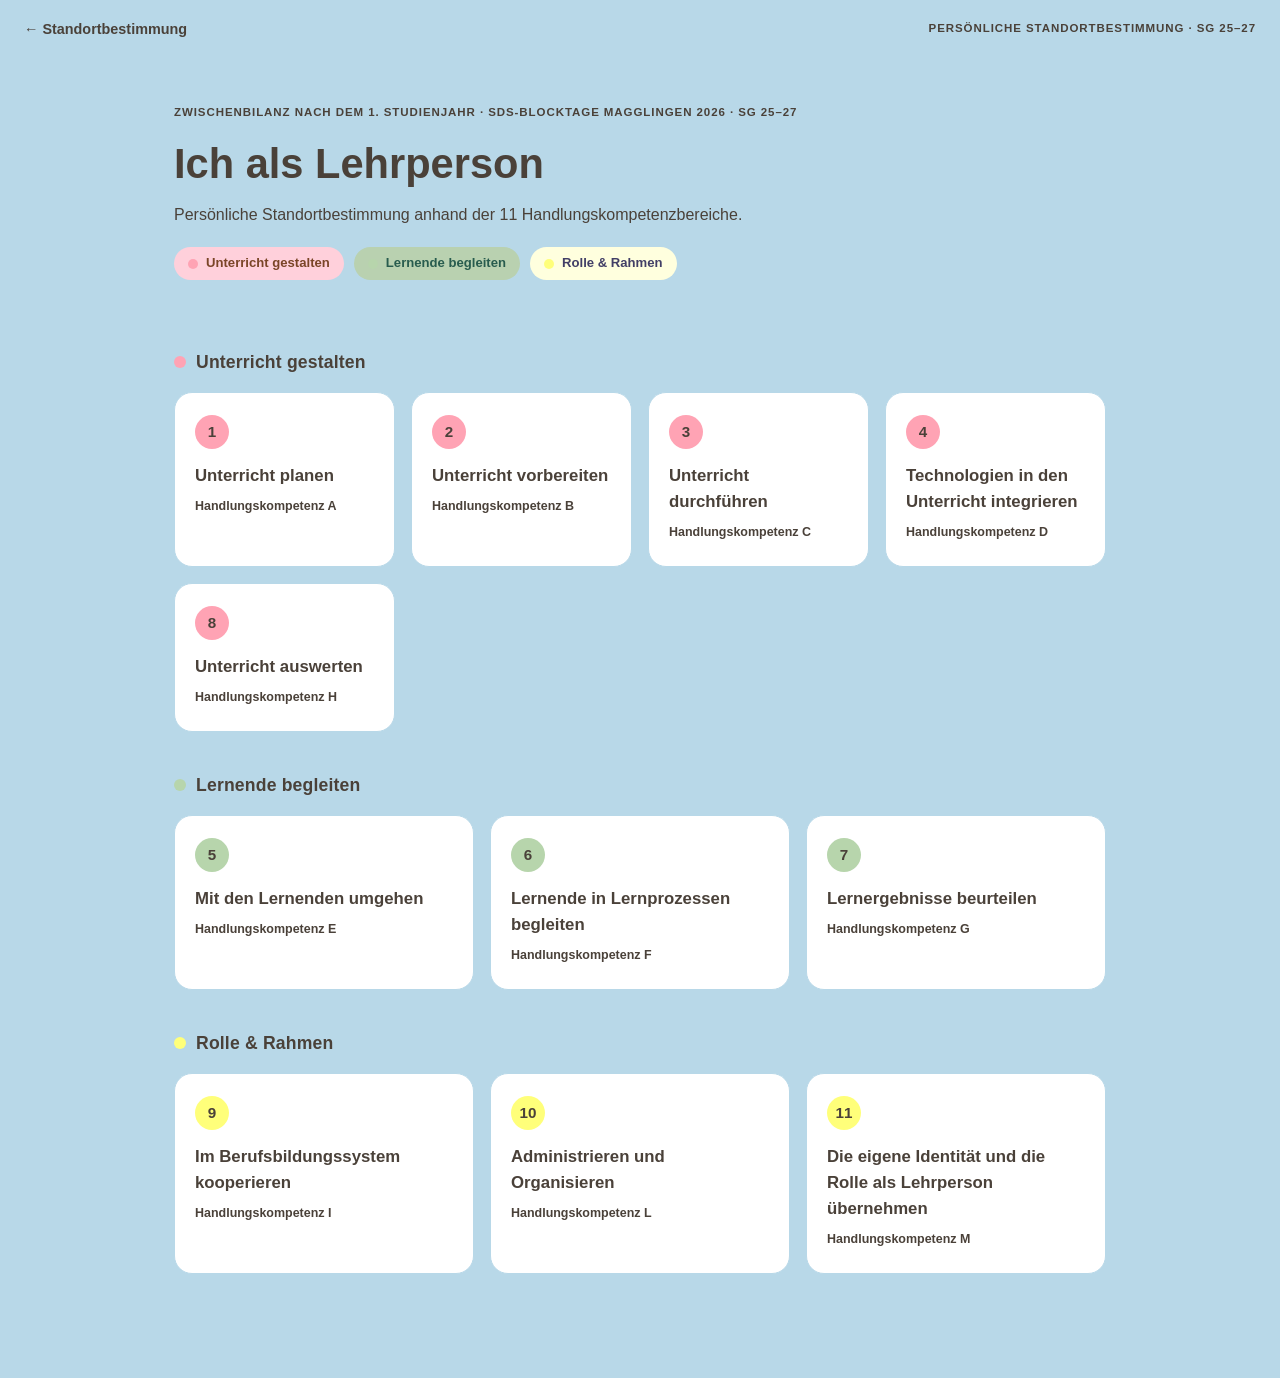
<file: index.html>
<!DOCTYPE html>
<html lang="de">
<head>
<meta charset="UTF-8">
<meta name="viewport" content="width=device-width, initial-scale=1.0">
<title>Persönliche Standortbestimmung – Übersicht</title>
<link rel="stylesheet" href="style.css">
</head>
<body>
<div class="top-bar">
  <a class="back-link" href="#">&larr; Standortbestimmung</a>
  <span class="eyebrow">Persönliche Standortbestimmung · SG 25–27</span>
</div>
<div class="wrap">

<section class="hero">
  <span class="eyebrow">Zwischenbilanz nach dem 1. Studienjahr · SDS-Blocktage Magglingen 2026 · SG 25–27</span>
  <h1>Ich als Lehrperson</h1>
  <p class="subtitle">Persönliche Standortbestimmung anhand der 11 Handlungskompetenzbereiche.</p>
  <div class="legend">
    <span class="legend-item gestalten"><span class="legend-dot"></span>Unterricht gestalten</span>
    <span class="legend-item begleiten"><span class="legend-dot"></span>Lernende begleiten</span>
    <span class="legend-item rolle"><span class="legend-dot"></span>Rolle & Rahmen</span>
  </div>
</section>
<section class="group-section">
  <div class="group-heading"><span class="legend-dot" style="background:var(--gestalten)"></span><h2>Unterricht gestalten</h2></div>
  <div class="card-grid">
    <a class="card gestalten" href="kompetenz-01.html">
      <span class="num">1</span>
      <h3>Unterricht planen</h3>
      <span class="letter">Handlungskompetenz A</span>
    </a>
    <a class="card gestalten" href="kompetenz-02.html">
      <span class="num">2</span>
      <h3>Unterricht vorbereiten</h3>
      <span class="letter">Handlungskompetenz B</span>
    </a>
    <a class="card gestalten" href="kompetenz-03.html">
      <span class="num">3</span>
      <h3>Unterricht durchführen</h3>
      <span class="letter">Handlungskompetenz C</span>
    </a>
    <a class="card gestalten" href="kompetenz-04.html">
      <span class="num">4</span>
      <h3>Technologien in den Unterricht integrieren</h3>
      <span class="letter">Handlungskompetenz D</span>
    </a>
    <a class="card gestalten" href="kompetenz-08.html">
      <span class="num">8</span>
      <h3>Unterricht auswerten</h3>
      <span class="letter">Handlungskompetenz H</span>
    </a>
  </div>
</section>
<section class="group-section">
  <div class="group-heading"><span class="legend-dot" style="background:var(--begleiten)"></span><h2>Lernende begleiten</h2></div>
  <div class="card-grid">
    <a class="card begleiten" href="kompetenz-05.html">
      <span class="num">5</span>
      <h3>Mit den Lernenden umgehen</h3>
      <span class="letter">Handlungskompetenz E</span>
    </a>
    <a class="card begleiten" href="kompetenz-06.html">
      <span class="num">6</span>
      <h3>Lernende in Lernprozessen begleiten</h3>
      <span class="letter">Handlungskompetenz F</span>
    </a>
    <a class="card begleiten" href="kompetenz-07.html">
      <span class="num">7</span>
      <h3>Lernergebnisse beurteilen</h3>
      <span class="letter">Handlungskompetenz G</span>
    </a>
  </div>
</section>
<section class="group-section">
  <div class="group-heading"><span class="legend-dot" style="background:var(--rolle)"></span><h2>Rolle & Rahmen</h2></div>
  <div class="card-grid">
    <a class="card rolle" href="kompetenz-09.html">
      <span class="num">9</span>
      <h3>Im Berufsbildungssystem kooperieren</h3>
      <span class="letter">Handlungskompetenz I</span>
    </a>
    <a class="card rolle" href="kompetenz-10.html">
      <span class="num">10</span>
      <h3>Administrieren und Organisieren</h3>
      <span class="letter">Handlungskompetenz L</span>
    </a>
    <a class="card rolle" href="kompetenz-11.html">
      <span class="num">11</span>
      <h3>Die eigene Identität und die Rolle als Lehrperson übernehmen</h3>
      <span class="letter">Handlungskompetenz M</span>
    </a>
  </div>
</section>
</body>
</html>
</file>
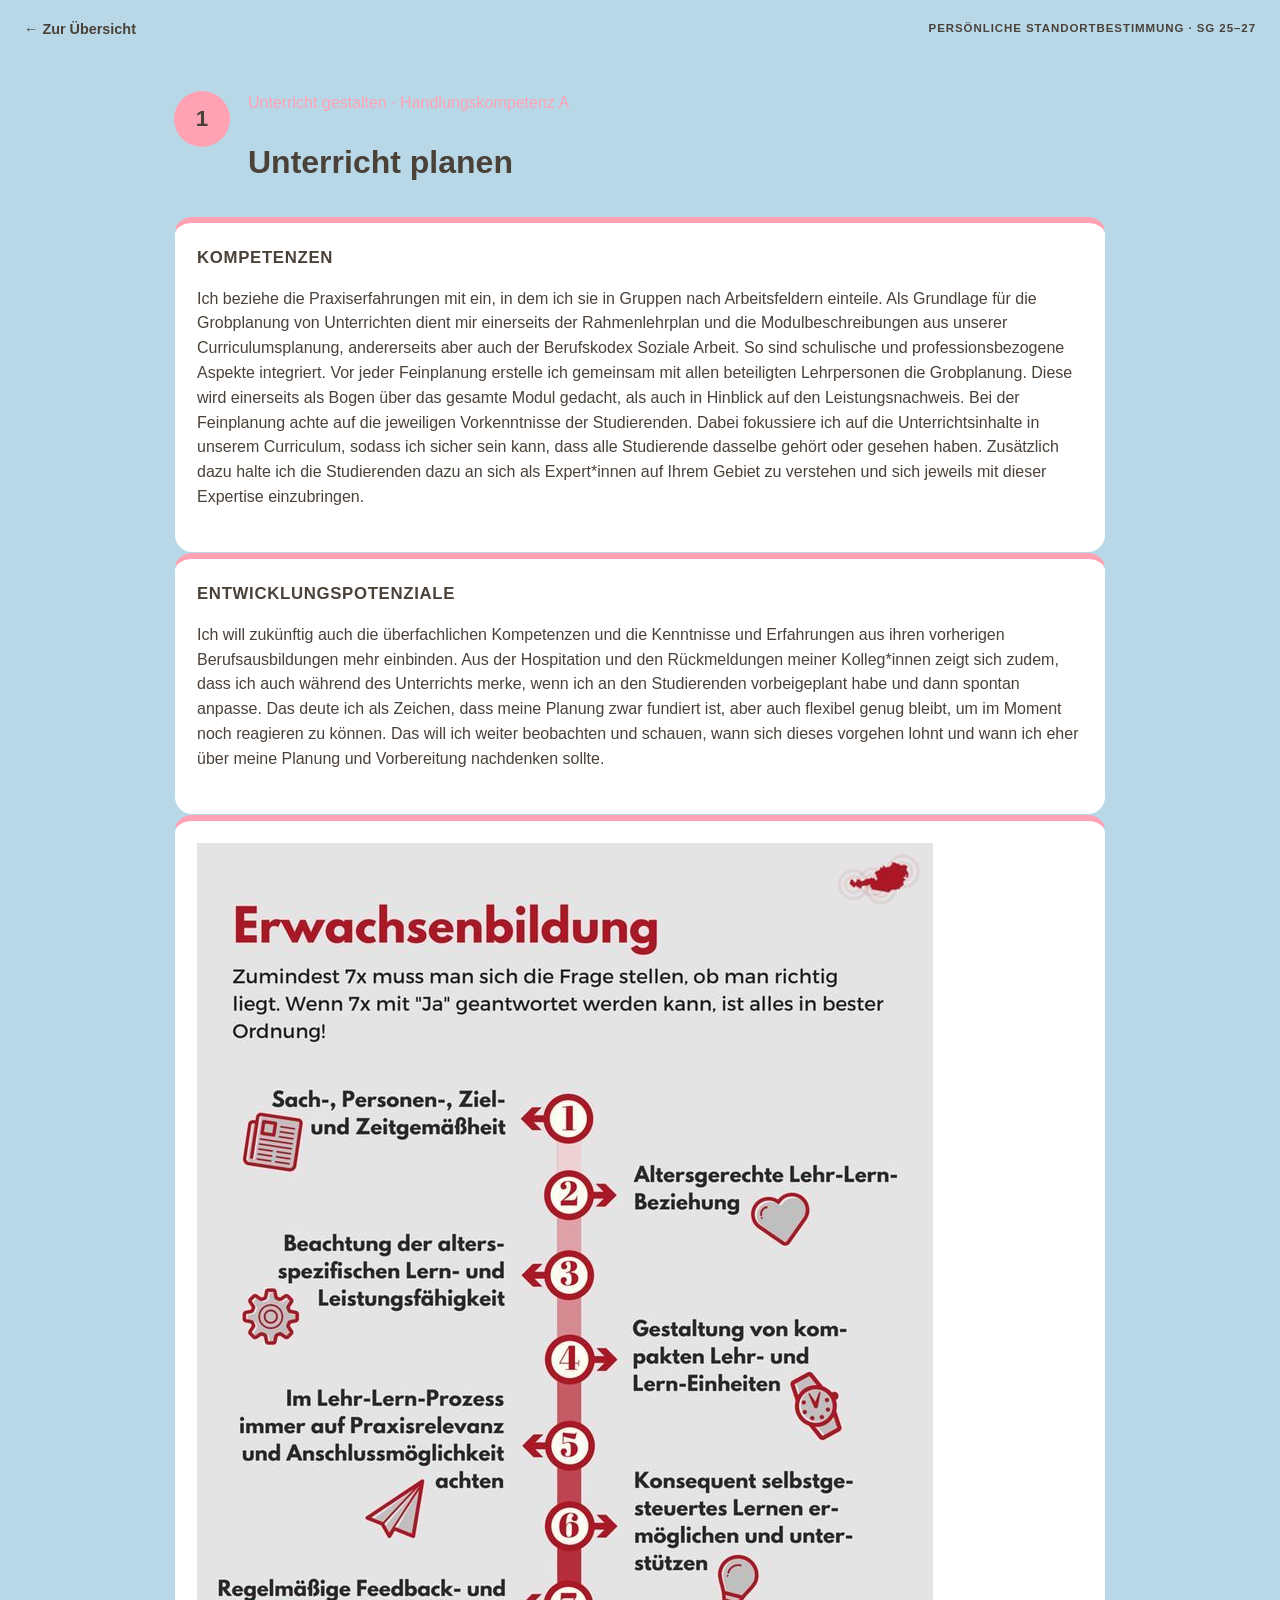
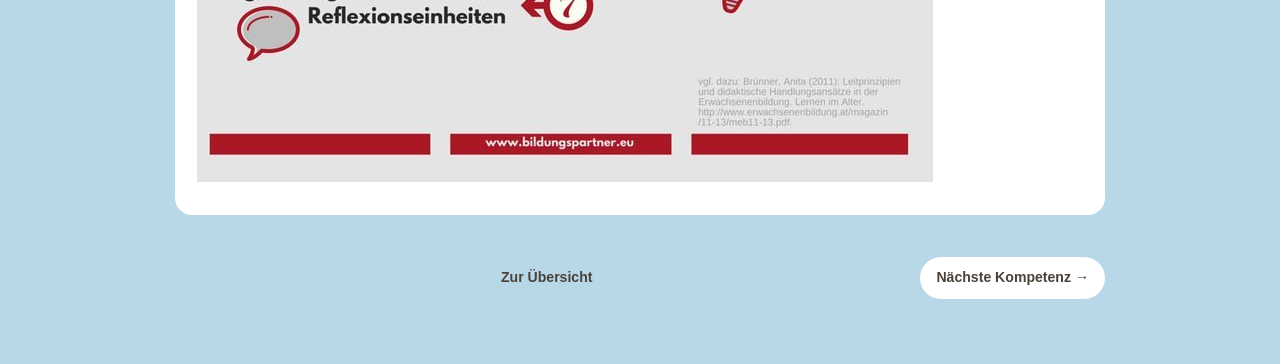
<file: kompetenz-01.html>
<!DOCTYPE html>
<html lang="de">
<head>
<meta charset="UTF-8">
<meta name="viewport" content="width=device-width, initial-scale=1.0">
<title>Unterricht planen – Persönliche Standortbestimmung</title>
<link rel="stylesheet" href="style.css">
</head>
<body>
<div class="top-bar">
  <a class="back-link" href="index.html">&larr; Zur Übersicht</a>
  <span class="eyebrow">Persönliche Standortbestimmung · SG 25–27</span>
</div>
<div class="wrap">

<div class="detail-header">
  <span class="num-badge" style="background:var(--gestalten)">1</span>
  <div>
    <span class="group-label" style="color:var(--gestalten)">Unterricht gestalten · Handlungskompetenz A</span>
    <h1>Unterricht planen</h1>
  </div>
</div>

<div class="columns">
  <div class="col gestalten">
    <h2>Kompetenzen</h2>
     <!-- PLATZHALTER TEXT: Hier eigene Kompetenzen zu "Unterricht planen" eintragen -->
    <div><p>Ich beziehe die Praxiserfahrungen mit ein, in dem ich sie in Gruppen nach Arbeitsfeldern einteile.
Als Grundlage für die Grobplanung von Unterrichten dient mir einerseits der Rahmenlehrplan und die Modulbeschreibungen aus unserer Curriculumsplanung, andererseits aber auch der Berufskodex Soziale Arbeit. So sind schulische und professionsbezogene Aspekte integriert.
Vor jeder Feinplanung erstelle ich gemeinsam mit allen beteiligten Lehrpersonen die Grobplanung. Diese wird einerseits als Bogen über das gesamte Modul gedacht, als auch in Hinblick auf den Leistungsnachweis. 
Bei der Feinplanung achte auf die jeweiligen Vorkenntnisse der Studierenden. Dabei fokussiere ich auf die Unterrichtsinhalte in unserem Curriculum, sodass ich sicher sein kann, dass alle Studierende dasselbe gehört oder gesehen haben. Zusätzlich dazu halte ich die Studierenden dazu an sich als Expert*innen auf Ihrem Gebiet zu verstehen und sich jeweils mit dieser Expertise einzubringen. 
</p></div>
  </div>
  <div class="col gestalten">
    <h2>Entwicklungspotenziale</h2>
    <!-- PLATZHALTER TEXT: Hier eigene Entwicklungspotenziale zu "Unterricht planen" eintragen -->
    <div><p>Ich will zukünftig auch die überfachlichen Kompetenzen und die Kenntnisse und Erfahrungen aus ihren vorherigen Berufsausbildungen mehr einbinden. 
Aus der Hospitation und den Rückmeldungen meiner Kolleg*innen zeigt sich zudem, dass ich auch während des Unterrichts merke, wenn ich an den Studierenden vorbeigeplant habe und dann spontan anpasse. Das deute ich als Zeichen, dass meine Planung zwar fundiert ist, aber auch flexibel genug bleibt, um im Moment noch reagieren zu können. Das will ich weiter beobachten und schauen, wann sich dieses vorgehen lohnt und wann ich eher über meine Planung und Vorbereitung nachdenken sollte. 
</p></div>
  </div>
    <div class="col gestalten">
    <img src="Bildung ist Zukunft.jpg">
  </div>
</div>

<div class="page-nav">
  <span></span>
  <a class="to-overview" href="index.html">Zur Übersicht</a>
  <a href="kompetenz-02.html">Nächste Kompetenz &rarr;</a>
</div>
</div>
</body>
</html>
</file>
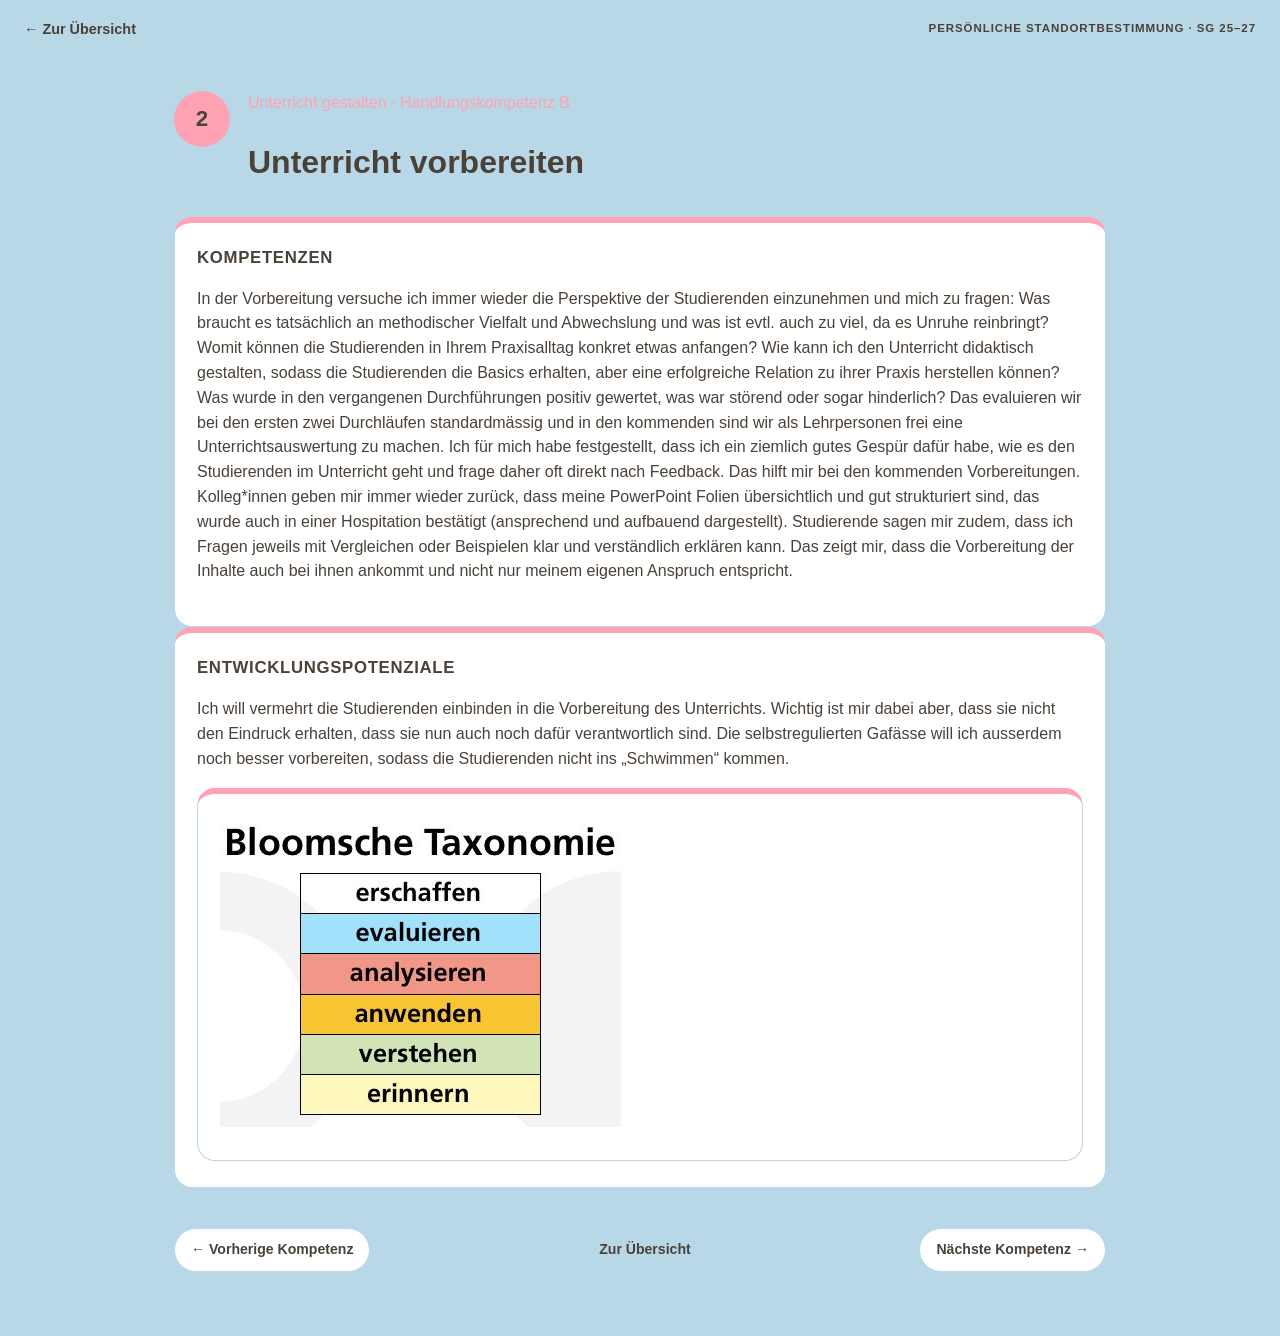
<file: kompetenz-02.html>
<!DOCTYPE html>
<html lang="de">
<head>
<meta charset="UTF-8">
<meta name="viewport" content="width=device-width, initial-scale=1.0">
<title>Unterricht vorbereiten – Persönliche Standortbestimmung</title>
<link rel="stylesheet" href="style.css">
</head>
<body>
<div class="top-bar">
  <a class="back-link" href="index.html">&larr; Zur Übersicht</a>
  <span class="eyebrow">Persönliche Standortbestimmung · SG 25–27</span>
</div>
<div class="wrap">

<div class="detail-header">
  <span class="num-badge" style="background:var(--gestalten)">2</span>
  <div>
    <span class="group-label" style="color:var(--gestalten)">Unterricht gestalten · Handlungskompetenz B</span>
    <h1>Unterricht vorbereiten</h1>
  </div>
</div>

<div class="columns">
  <div class="col gestalten">
    <h2>Kompetenzen</h2>
     <!-- PLATZHALTER TEXT: Hier eigene Kompetenzen zu "Unterricht planen" eintragen -->
    <div><p>In der Vorbereitung versuche ich immer wieder die Perspektive der Studierenden einzunehmen und mich zu fragen: Was braucht es tatsächlich an methodischer Vielfalt und Abwechslung und was ist evtl. auch zu viel, da es Unruhe reinbringt? Womit können die Studierenden in Ihrem Praxisalltag konkret etwas anfangen? Wie kann ich den Unterricht didaktisch gestalten, sodass die Studierenden die Basics erhalten, aber eine erfolgreiche Relation zu ihrer Praxis herstellen können? Was wurde in den vergangenen Durchführungen positiv gewertet, was war störend oder sogar hinderlich? Das evaluieren wir bei den ersten zwei Durchläufen standardmässig und in den kommenden sind wir als Lehrpersonen frei eine Unterrichtsauswertung zu machen. Ich für mich habe festgestellt, dass ich ein ziemlich gutes Gespür dafür habe, wie es den Studierenden im Unterricht geht und frage daher oft direkt nach Feedback. Das hilft mir bei den kommenden Vorbereitungen. Kolleg*innen geben mir immer wieder zurück, dass meine PowerPoint Folien übersichtlich und gut strukturiert sind, das wurde auch in einer Hospitation bestätigt (ansprechend und aufbauend dargestellt). Studierende sagen mir zudem, dass ich Fragen jeweils mit Vergleichen oder Beispielen klar und verständlich erklären kann. Das zeigt mir, dass die Vorbereitung der Inhalte auch bei ihnen ankommt und nicht nur meinem eigenen Anspruch entspricht.
</p></div>
  </div>
  <div class="col gestalten">
    <h2>Entwicklungspotenziale</h2>
    <!-- PLATZHALTER TEXT: Hier eigene Entwicklungspotenziale zu "Unterricht planen" eintragen -->
    <div><p>Ich will vermehrt die Studierenden einbinden in die Vorbereitung des Unterrichts. Wichtig ist mir dabei aber, dass sie nicht den Eindruck erhalten, dass sie nun auch noch dafür verantwortlich sind. Die selbstregulierten Gafässe will ich ausserdem noch besser vorbereiten, sodass die Studierenden nicht ins „Schwimmen“ kommen. 
  </div>
      <div class="col gestalten">
      <img src="Bloom Taxonomy.jpg">
  </div>
</div>

<div class="page-nav">
  <a href="kompetenz-01.html">&larr; Vorherige Kompetenz</a>
  <a class="to-overview" href="index.html">Zur Übersicht</a>
  <a href="kompetenz-03.html">Nächste Kompetenz &rarr;</a>
</div>
</div>
</body>
</html>
</file>
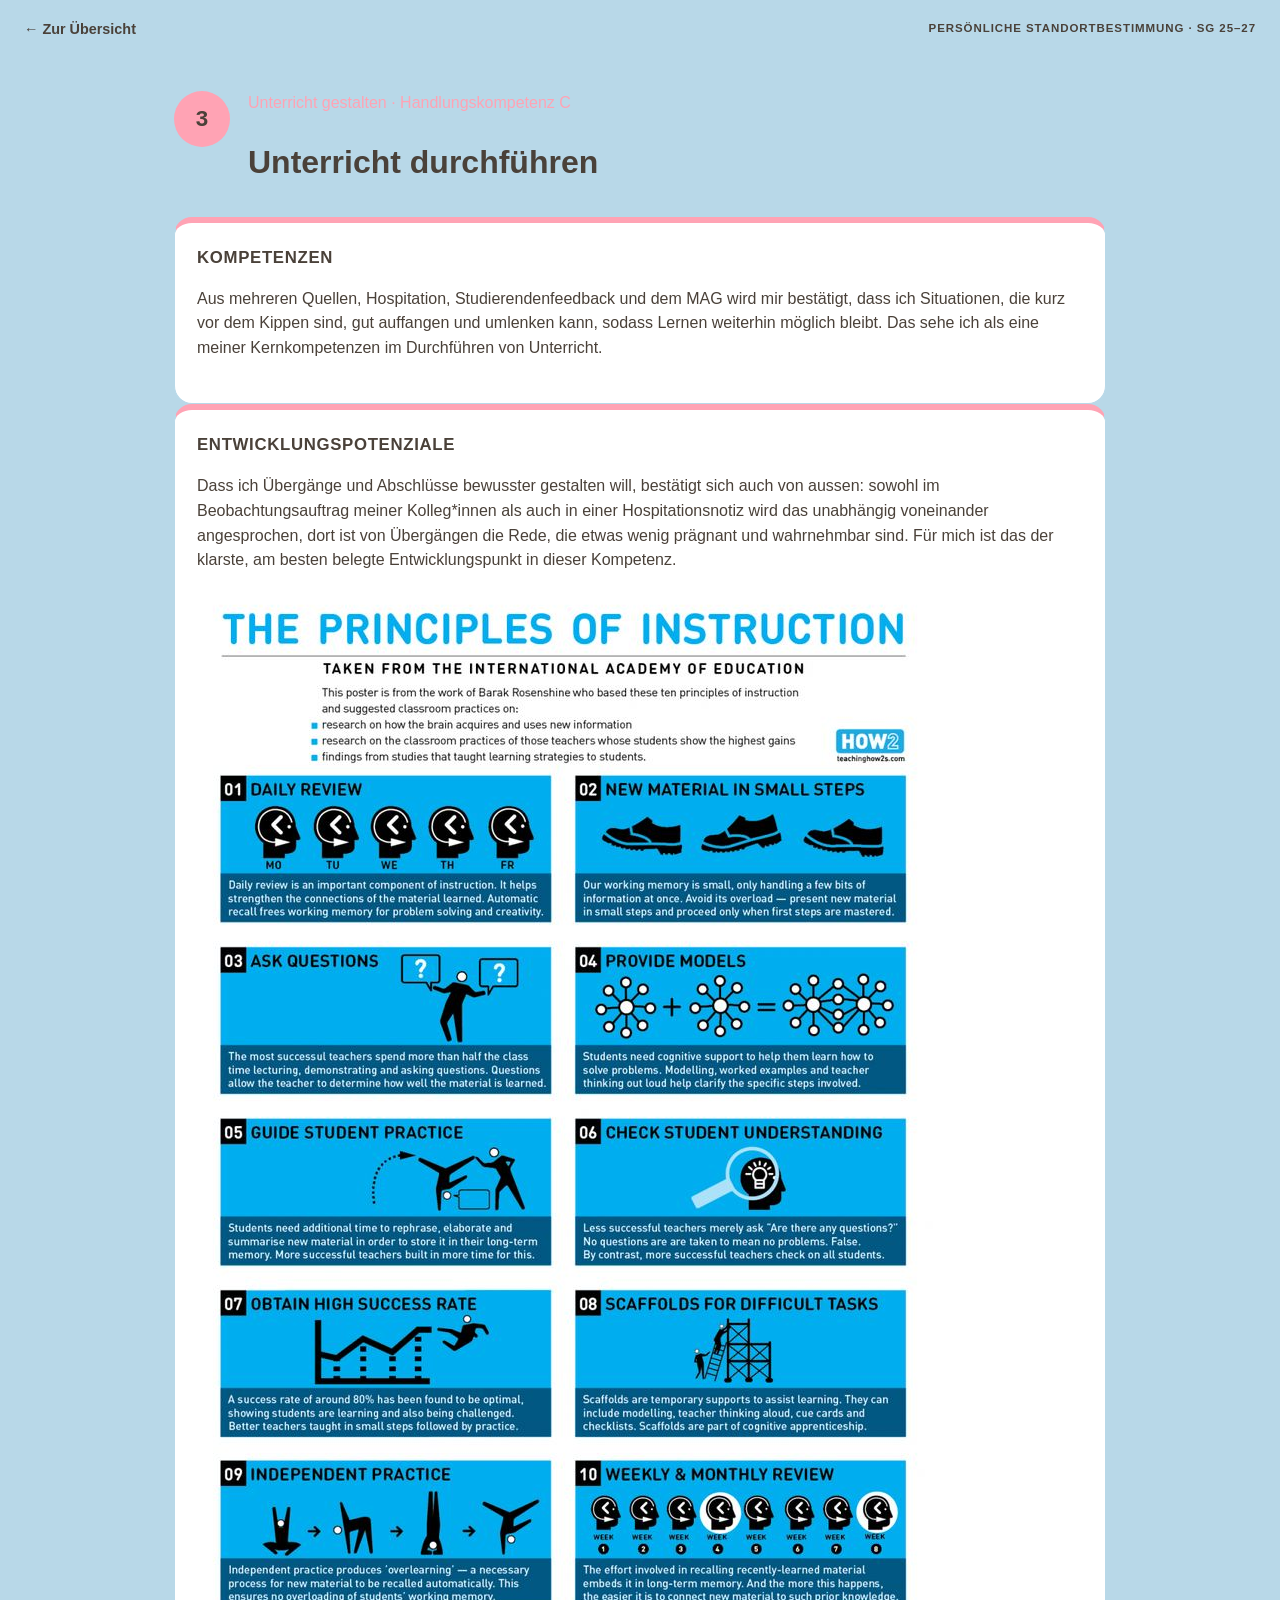
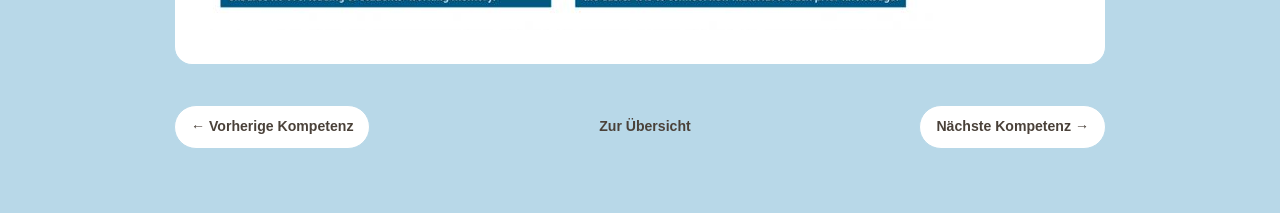
<file: kompetenz-03.html>
<!DOCTYPE html>
<html lang="de">
<head>
<meta charset="UTF-8">
<meta name="viewport" content="width=device-width, initial-scale=1.0">
<title>Unterricht durchführen – Persönliche Standortbestimmung</title>
<link rel="stylesheet" href="style.css">
</head>
<body>
<div class="top-bar">
  <a class="back-link" href="index.html">&larr; Zur Übersicht</a>
  <span class="eyebrow">Persönliche Standortbestimmung · SG 25–27</span>
</div>
<div class="wrap">

<div class="detail-header">
  <span class="num-badge" style="background:var(--gestalten)">3</span>
  <div>
    <span class="group-label" style="color:var(--gestalten)">Unterricht gestalten · Handlungskompetenz C</span>
    <h1>Unterricht durchführen</h1>
  </div>
</div>

<div class="columns">
  <div class="col gestalten">
    <h2>Kompetenzen</h2>
    <!-- PLATZHALTER TEXT: Hier eigene Kompetenzen zu "Unterricht planen" eintragen -->
    <div><p>Aus mehreren Quellen, Hospitation, Studierendenfeedback und dem MAG wird mir bestätigt, dass ich Situationen, die kurz vor dem Kippen sind, gut auffangen und umlenken kann, sodass Lernen weiterhin möglich bleibt. Das sehe ich als eine meiner Kernkompetenzen im Durchführen von Unterricht.</p></div>
  </div>
  <div class="col gestalten">
    <h2>Entwicklungspotenziale</h2>
    <!-- PLATZHALTER TEXT: Hier eigene Entwicklungspotenziale zu "Unterricht planen" eintragen -->
    <div><p>Dass ich Übergänge und Abschlüsse bewusster gestalten will, bestätigt sich auch von aussen: sowohl im Beobachtungsauftrag meiner Kolleg*innen als auch in einer Hospitationsnotiz wird das unabhängig voneinander angesprochen, dort ist von Übergängen die Rede, die etwas wenig prägnant und wahrnehmbar sind. Für mich ist das der klarste, am besten belegte Entwicklungspunkt in dieser Kompetenz.</p></div>
    <img src="The Principles of Instruction Infographic - e-Learning Infographics.jpg">
  </div>
</div>

<div class="page-nav">
  <a href="kompetenz-02.html">&larr; Vorherige Kompetenz</a>
  <a class="to-overview" href="index.html">Zur Übersicht</a>
  <a href="kompetenz-04.html">Nächste Kompetenz &rarr;</a>
</div>
</div>
</body>
</html>
</file>
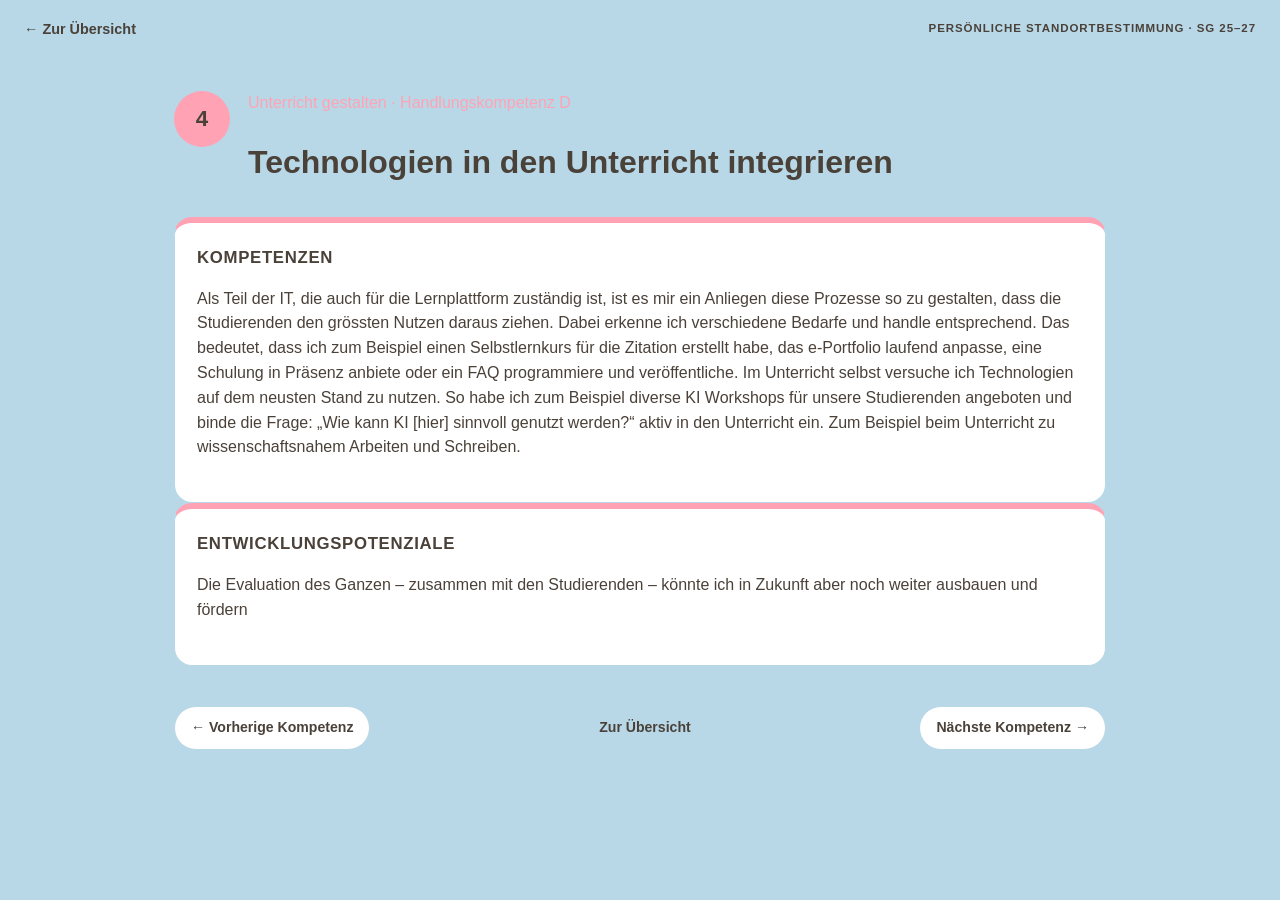
<file: kompetenz-04.html>
<!DOCTYPE html>
<html lang="de">
<head>
<meta charset="UTF-8">
<meta name="viewport" content="width=device-width, initial-scale=1.0">
<title>Technologien in den Unterricht integrieren – Persönliche Standortbestimmung</title>
<link rel="stylesheet" href="style.css">
</head>
<body>
<div class="top-bar">
  <a class="back-link" href="index.html">&larr; Zur Übersicht</a>
  <span class="eyebrow">Persönliche Standortbestimmung · SG 25–27</span>
</div>
<div class="wrap">

<div class="detail-header">
  <span class="num-badge" style="background:var(--gestalten)">4</span>
  <div>
    <span class="group-label" style="color:var(--gestalten)">Unterricht gestalten · Handlungskompetenz D</span>
    <h1>Technologien in den Unterricht integrieren</h1>
  </div>
</div>

<div class="columns">
  <div class="col gestalten">
    <h2>Kompetenzen</h2>
    <!-- PLATZHALTER TEXT: Hier eigene Kompetenzen zu "Unterricht planen" eintragen -->
    <div><p>Als Teil der IT, die auch für die Lernplattform zuständig ist, ist es mir ein Anliegen diese Prozesse so zu gestalten, dass die Studierenden den grössten Nutzen daraus ziehen. Dabei erkenne ich verschiedene Bedarfe und handle entsprechend. Das bedeutet, dass ich zum Beispiel einen Selbstlernkurs für die Zitation erstellt habe, das e-Portfolio laufend anpasse, eine Schulung in Präsenz anbiete oder ein FAQ programmiere und veröffentliche. Im Unterricht selbst versuche ich Technologien auf dem neusten Stand zu nutzen. So habe ich zum Beispiel diverse KI Workshops für unsere Studierenden angeboten und binde die Frage: „Wie kann KI [hier] sinnvoll genutzt werden?“ aktiv in den Unterricht ein. Zum Beispiel beim Unterricht zu wissenschaftsnahem Arbeiten und Schreiben. </p></div>
  </div>
  <div class="col gestalten">
    <h2>Entwicklungspotenziale</h2>
    <!-- PLATZHALTER TEXT: Hier eigene Entwicklungspotenziale zu "Unterricht planen" eintragen -->
    <div><p>Die Evaluation des Ganzen – zusammen mit den Studierenden – könnte ich in Zukunft aber noch weiter ausbauen und fördern</p></div>
</div>

<div class="page-nav">
  <a href="kompetenz-03.html">&larr; Vorherige Kompetenz</a>
  <a class="to-overview" href="index.html">Zur Übersicht</a>
  <a href="kompetenz-05.html">Nächste Kompetenz &rarr;</a>
</div>
</div>
</body>
</html>
</file>
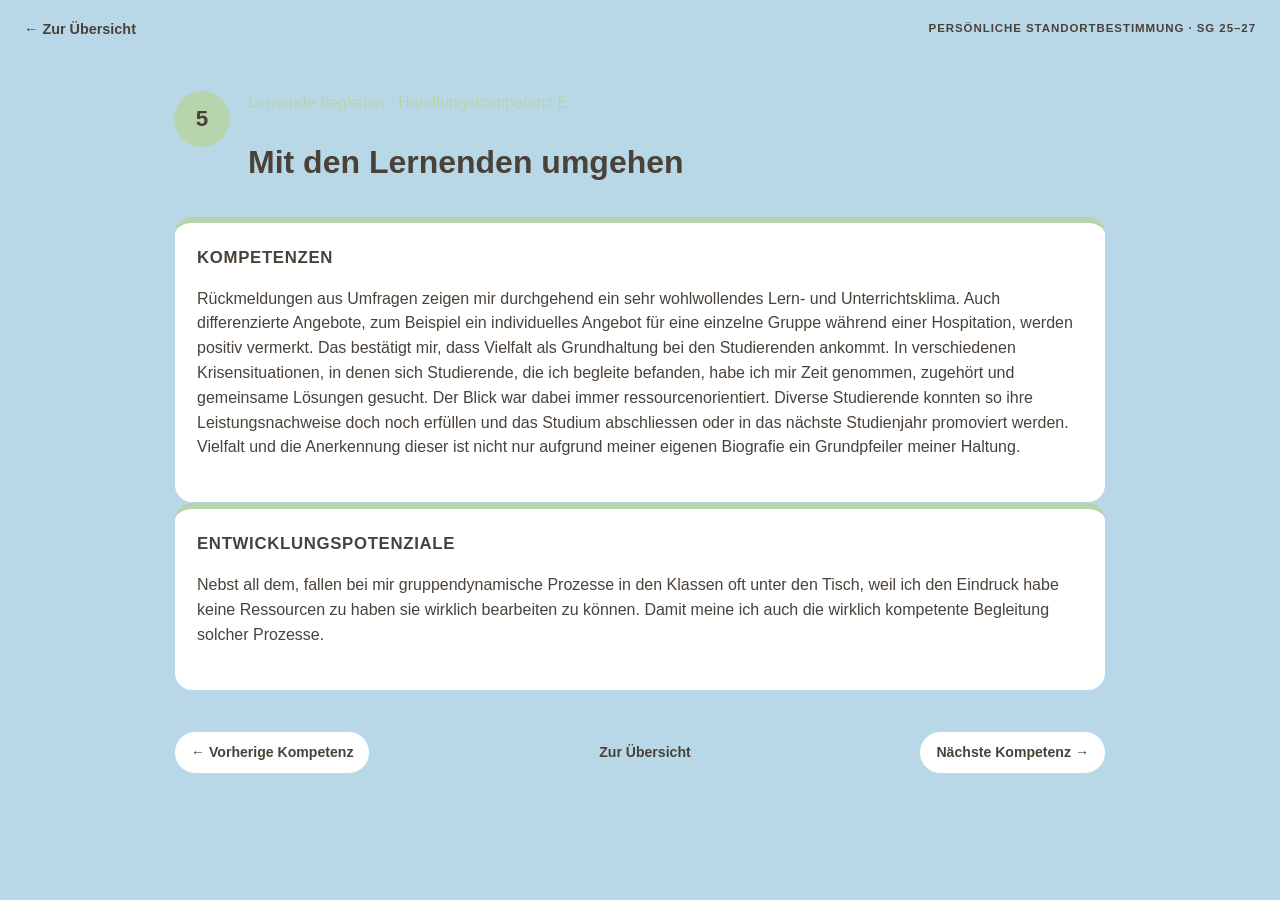
<file: kompetenz-05.html>
<!DOCTYPE html>
<html lang="de">
<head>
<meta charset="UTF-8">
<meta name="viewport" content="width=device-width, initial-scale=1.0">
<title>Mit den Lernenden umgehen – Persönliche Standortbestimmung</title>
<link rel="stylesheet" href="style.css">
</head>
<body>
<div class="top-bar">
  <a class="back-link" href="index.html">&larr; Zur Übersicht</a>
  <span class="eyebrow">Persönliche Standortbestimmung · SG 25–27</span>
</div>
<div class="wrap">

<div class="detail-header">
  <span class="num-badge" style="background:var(--begleiten)">5</span>
  <div>
    <span class="group-label" style="color:var(--begleiten)">Lernende begleiten · Handlungskompetenz E</span>
    <h1>Mit den Lernenden umgehen</h1>
  </div>
</div>

<div class="columns">
  <div class="col begleiten">
    <h2>Kompetenzen</h2>
    <!-- PLATZHALTER TEXT: Hier eigene Kompetenzen zu "Mit den Lernenden umgehen" eintragen -->
    <div> <p>Rückmeldungen aus Umfragen zeigen mir durchgehend ein sehr wohlwollendes Lern- und Unterrichtsklima. Auch differenzierte Angebote, zum Beispiel ein individuelles Angebot für eine einzelne Gruppe während einer Hospitation, werden positiv vermerkt. Das bestätigt mir, dass Vielfalt als Grundhaltung bei den Studierenden ankommt. 
In verschiedenen Krisensituationen, in denen sich Studierende, die ich begleite befanden, habe ich mir Zeit genommen, zugehört und gemeinsame Lösungen gesucht. Der Blick war dabei immer ressourcenorientiert. Diverse Studierende konnten so ihre Leistungsnachweise doch noch erfüllen und das Studium abschliessen oder in das nächste Studienjahr promoviert werden. 
Vielfalt und die Anerkennung dieser ist nicht nur aufgrund meiner eigenen Biografie ein Grundpfeiler meiner Haltung. 
</p> </div>
  </div>
  <div class="col begleiten">
    <h2>Entwicklungspotenziale</h2>
    <!-- PLATZHALTER TEXT: Hier eigene Entwicklungspotenziale zu "Unterricht planen" eintragen -->
    <div><p>Nebst all dem, fallen bei mir gruppendynamische Prozesse in den Klassen oft unter den Tisch, weil ich den Eindruck habe keine Ressourcen zu haben sie wirklich bearbeiten zu können. Damit meine ich auch die wirklich kompetente Begleitung solcher Prozesse.</p></div>
    </div>

<div class="page-nav">
  <a href="kompetenz-04.html">&larr; Vorherige Kompetenz</a>
  <a class="to-overview" href="index.html">Zur Übersicht</a>
  <a href="kompetenz-06.html">Nächste Kompetenz &rarr;</a>
</div>
</div>
</body>
</html>
</file>
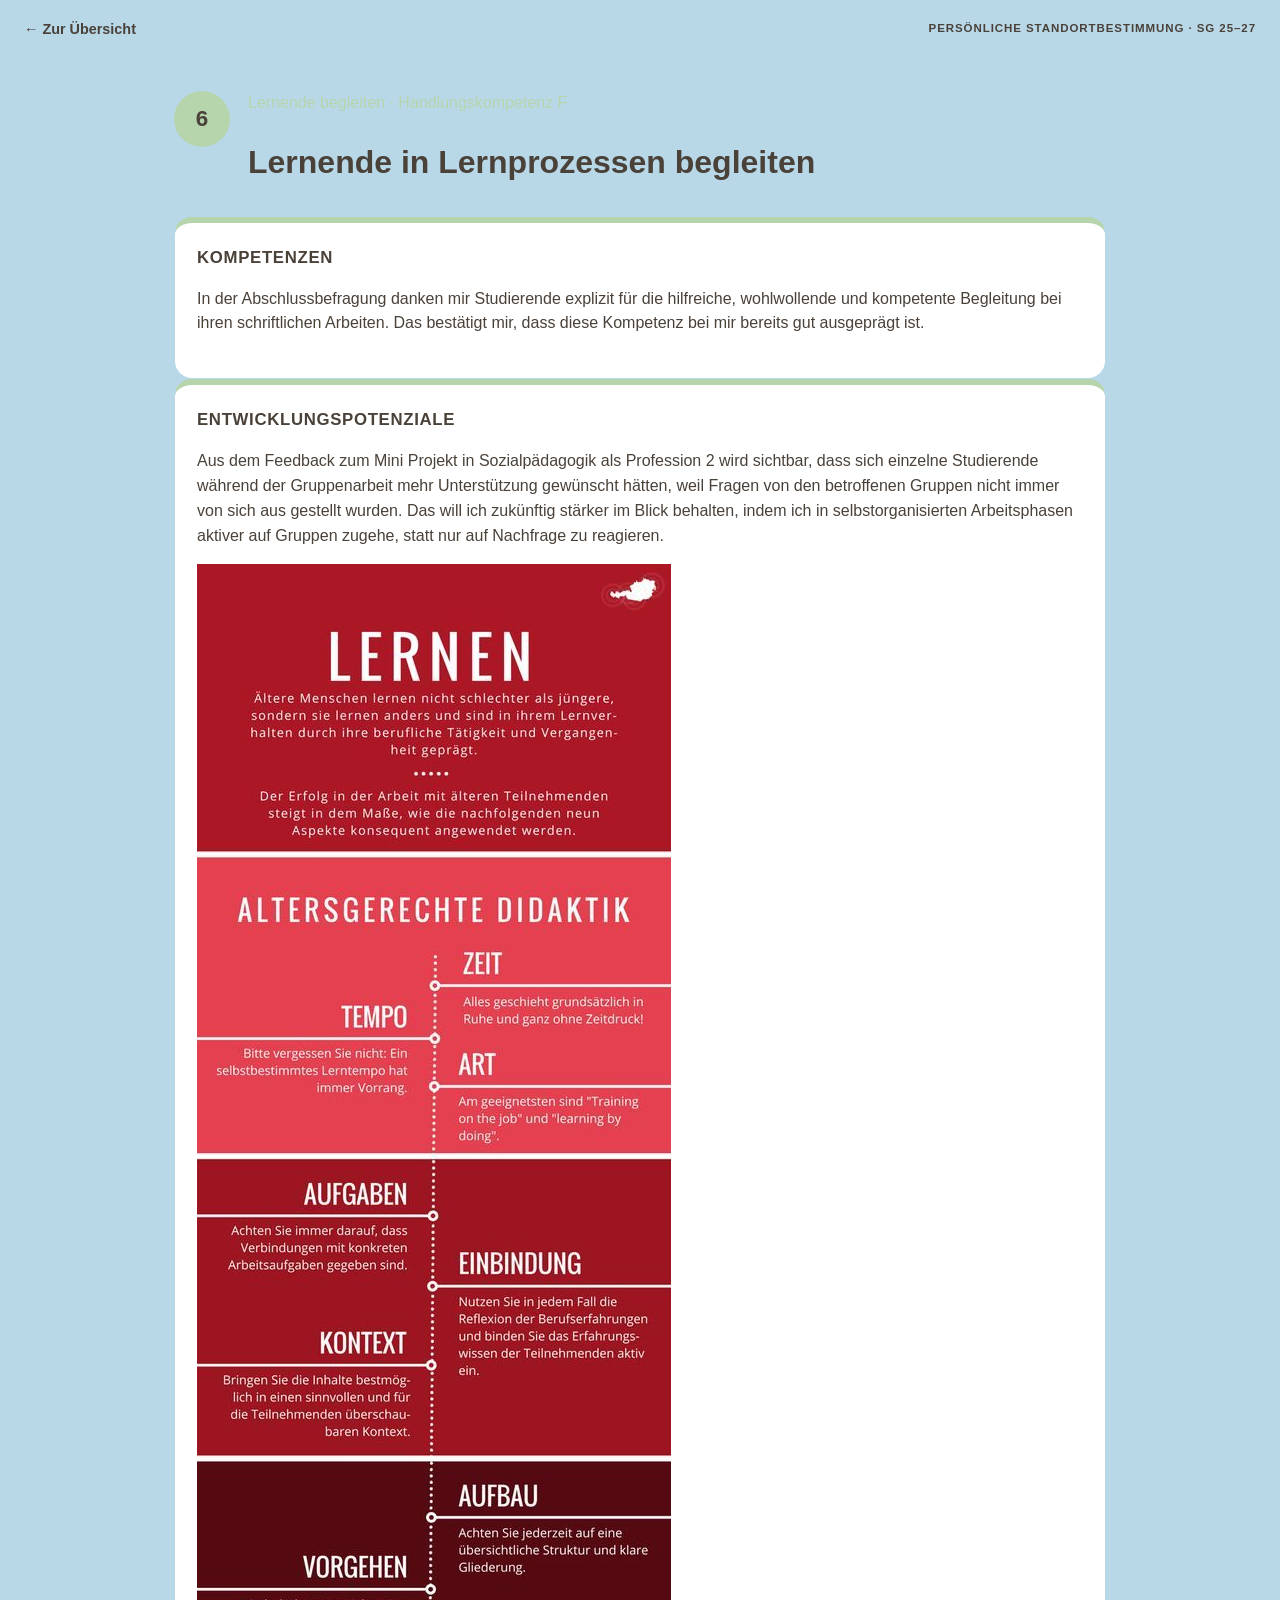
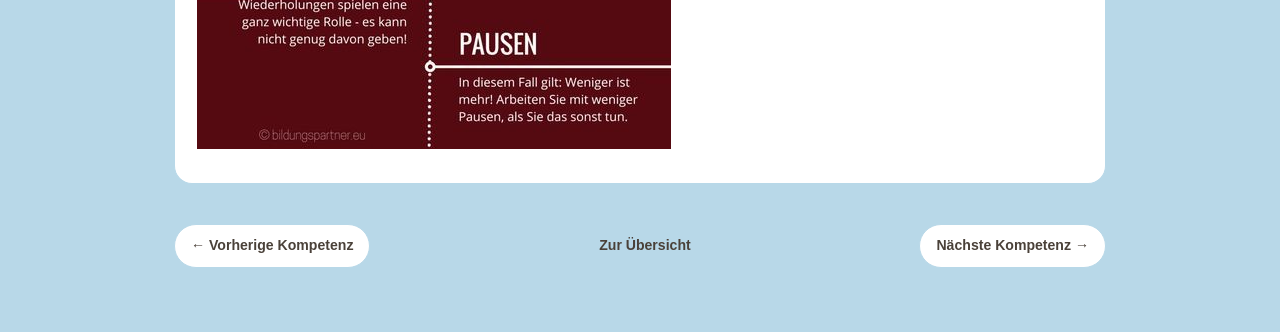
<file: kompetenz-06.html>
<!DOCTYPE html>
<html lang="de">
<head>
<meta charset="UTF-8">
<meta name="viewport" content="width=device-width, initial-scale=1.0">
<title>Lernende in Lernprozessen begleiten – Persönliche Standortbestimmung</title>
<link rel="stylesheet" href="style.css">
</head>
<body>
<div class="top-bar">
  <a class="back-link" href="index.html">&larr; Zur Übersicht</a>
  <span class="eyebrow">Persönliche Standortbestimmung · SG 25–27</span>
</div>
<div class="wrap">

<div class="detail-header">
  <span class="num-badge" style="background:var(--begleiten)">6</span>
  <div>
    <span class="group-label" style="color:var(--begleiten)">Lernende begleiten · Handlungskompetenz F</span>
    <h1>Lernende in Lernprozessen begleiten</h1>
  </div>
</div>
  
<div class="columns">
  <div class="col begleiten">
    <h2>Kompetenzen</h2>
    <!-- PLATZHALTER TEXT: Hier eigene Kompetenzen zu "Unterricht planen" eintragen -->
    <div><p>In der Abschlussbefragung danken mir Studierende explizit für die hilfreiche, wohlwollende und kompetente Begleitung bei ihren schriftlichen Arbeiten. Das bestätigt mir, dass diese Kompetenz bei mir bereits gut ausgeprägt ist.</p></div>
  </div>
  <div class="col begleiten">
    <h2>Entwicklungspotenziale</h2>
    <!-- PLATZHALTER TEXT: Hier eigene Entwicklungspotenziale zu "Unterricht planen" eintragen -->
    <div><p>Aus dem Feedback zum Mini Projekt in Sozialpädagogik als Profession 2 wird sichtbar, dass sich einzelne Studierende während der Gruppenarbeit mehr Unterstützung gewünscht hätten, weil Fragen von den betroffenen Gruppen nicht immer von sich aus gestellt wurden. Das will ich zukünftig stärker im Blick behalten, indem ich in selbstorganisierten Arbeitsphasen aktiver auf Gruppen zugehe, statt nur auf Nachfrage zu reagieren.</p></div>
    <img src="Train the Trainer.jpg">
  </div>
</div>

<div class="page-nav">
  <a href="kompetenz-05.html">&larr; Vorherige Kompetenz</a>
  <a class="to-overview" href="index.html">Zur Übersicht</a>
  <a href="kompetenz-07.html">Nächste Kompetenz &rarr;</a>
</div>
</div>
</body>
</html>
</file>
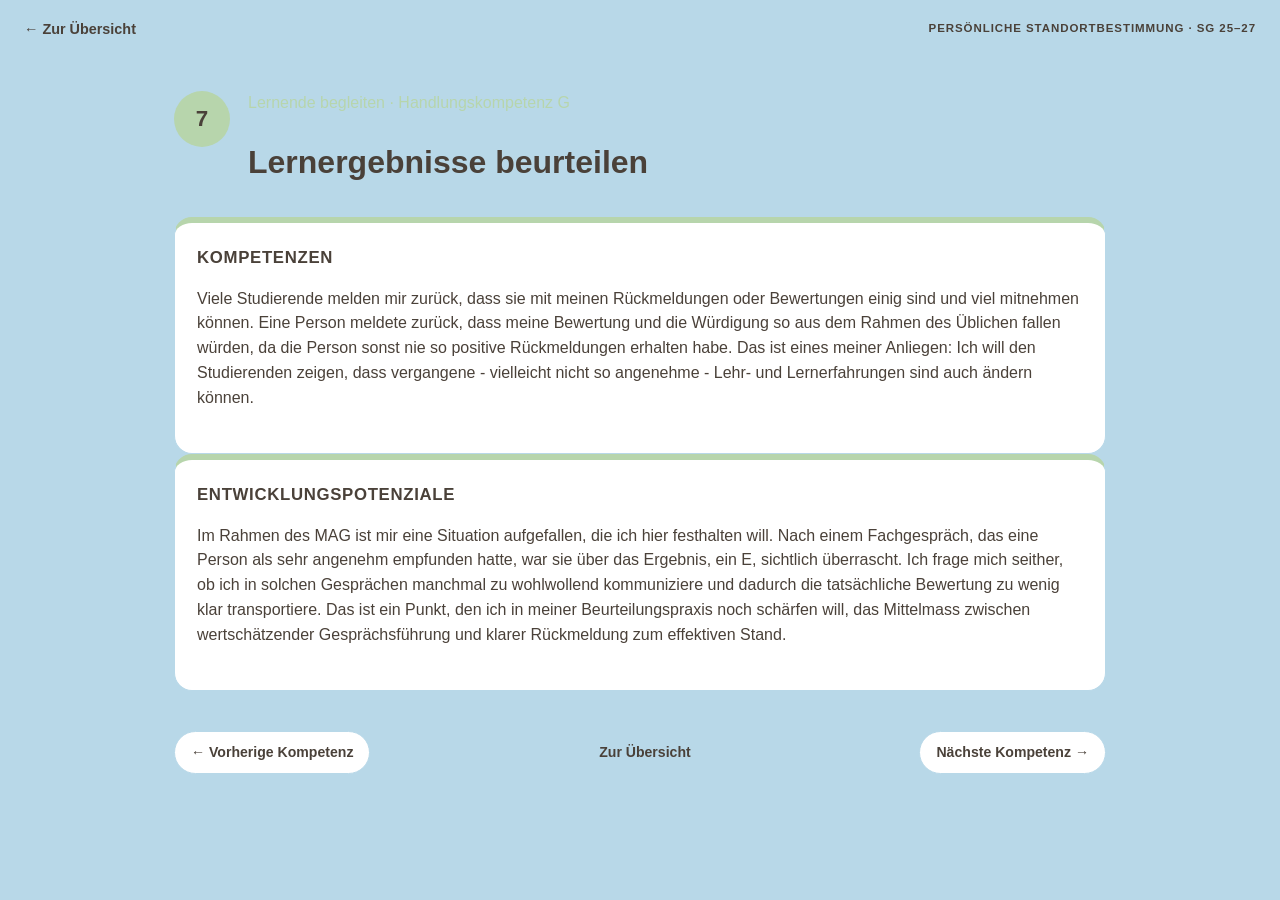
<file: kompetenz-07.html>
<!DOCTYPE html>
<html lang="de">
<head>
<meta charset="UTF-8">
<meta name="viewport" content="width=device-width, initial-scale=1.0">
<title>Lernergebnisse beurteilen – Persönliche Standortbestimmung</title>
<link rel="stylesheet" href="style.css">
</head>
<body>
<div class="top-bar">
  <a class="back-link" href="index.html">&larr; Zur Übersicht</a>
  <span class="eyebrow">Persönliche Standortbestimmung · SG 25–27</span>
</div>
<div class="wrap">

<div class="detail-header">
  <span class="num-badge" style="background:var(--begleiten)">7</span>
  <div>
    <span class="group-label" style="color:var(--begleiten)">Lernende begleiten · Handlungskompetenz G</span>
    <h1>Lernergebnisse beurteilen</h1>
  </div>
</div>

<div class="columns">
  <div class="col begleiten">
    <h2>Kompetenzen</h2>
    <!-- PLATZHALTER TEXT: Hier eigene Kompetenzen zu "Unterricht planen" eintragen -->
    <div><p>Viele Studierende melden mir zurück, dass sie mit meinen Rückmeldungen oder Bewertungen einig sind und viel mitnehmen können. Eine Person meldete zurück, dass meine Bewertung und die Würdigung so aus dem Rahmen des Üblichen fallen würden, da die Person sonst nie so positive Rückmeldungen erhalten habe. Das ist eines meiner Anliegen: Ich will den Studierenden zeigen, dass vergangene - vielleicht nicht so angenehme - Lehr- und Lernerfahrungen sind auch ändern können.</p></div>
  </div>
  <div class="col begleiten">
    <h2>Entwicklungspotenziale</h2>
    <!-- PLATZHALTER TEXT: Hier eigene Entwicklungspotenziale zu "Unterricht planen" eintragen -->
    <div><p>Im Rahmen des MAG ist mir eine Situation aufgefallen, die ich hier festhalten will. Nach einem Fachgespräch, das eine Person als sehr angenehm empfunden hatte, war sie über das Ergebnis, ein E, sichtlich überrascht. Ich frage mich seither, ob ich in solchen Gesprächen manchmal zu wohlwollend kommuniziere und dadurch die tatsächliche Bewertung zu wenig klar transportiere. Das ist ein Punkt, den ich in meiner Beurteilungspraxis noch schärfen will, das Mittelmass zwischen wertschätzender Gesprächsführung und klarer Rückmeldung zum effektiven Stand.</p></div>
</div>

<div class="page-nav">
  <a href="kompetenz-06.html">&larr; Vorherige Kompetenz</a>
  <a class="to-overview" href="index.html">Zur Übersicht</a>
  <a href="kompetenz-08.html">Nächste Kompetenz &rarr;</a>
</div>
</div>
</body>
</html>
</file>
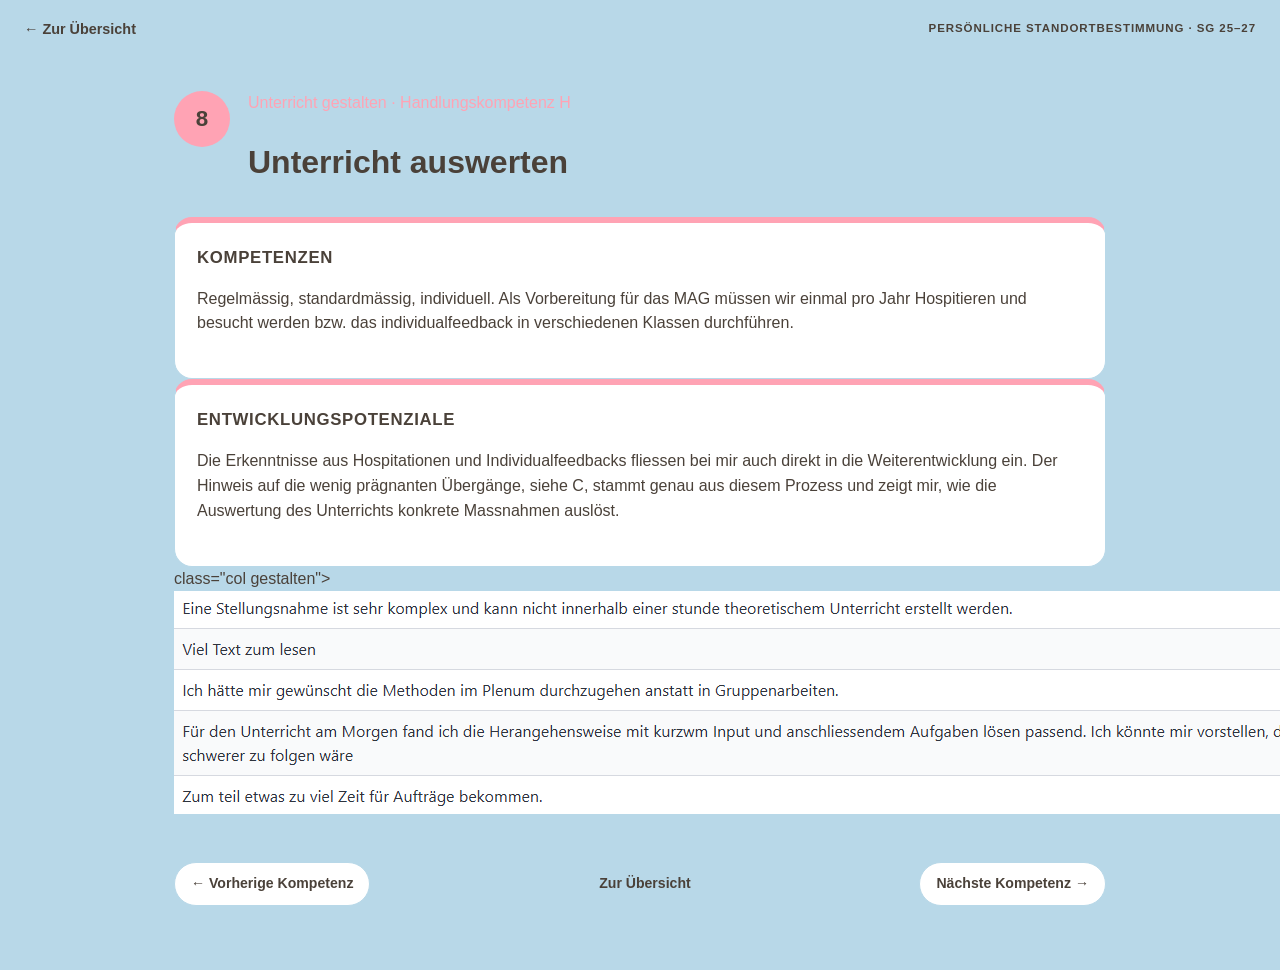
<file: kompetenz-08.html>
<!DOCTYPE html>
<html lang="de">
<head>
<meta charset="UTF-8">
<meta name="viewport" content="width=device-width, initial-scale=1.0">
<title>Unterricht auswerten – Persönliche Standortbestimmung</title>
<link rel="stylesheet" href="style.css">
</head>
<body>
<div class="top-bar">
  <a class="back-link" href="index.html">&larr; Zur Übersicht</a>
  <span class="eyebrow">Persönliche Standortbestimmung · SG 25–27</span>
</div>
<div class="wrap">

<div class="detail-header">
  <span class="num-badge" style="background:var(--gestalten)">8</span>
  <div>
    <span class="group-label" style="color:var(--gestalten)">Unterricht gestalten · Handlungskompetenz H</span>
    <h1>Unterricht auswerten</h1>
  </div>
</div>

<div class="columns">
  <div class="col gestalten">
    <h2>Kompetenzen</h2>
    <!-- PLATZHALTER TEXT: Hier eigene Kompetenzen zu "Unterricht planen" eintragen -->
    <div><p>Regelmässig, standardmässig, individuell. Als Vorbereitung für das MAG müssen wir einmal pro Jahr Hospitieren und besucht werden bzw. das individualfeedback in verschiedenen Klassen durchführen.</p></div>
  </div>
  <div class="col gestalten">
    <h2>Entwicklungspotenziale</h2>
    <!-- PLATZHALTER TEXT: Hier eigene Entwicklungspotenziale zu "Unterricht planen" eintragen -->
    <div><p>Die Erkenntnisse aus Hospitationen und Individualfeedbacks fliessen bei mir auch direkt in die Weiterentwicklung ein. Der Hinweis auf die wenig prägnanten Übergänge, siehe C, stammt genau aus diesem Prozess und zeigt mir, wie die Auswertung des Unterrichts konkrete Massnahmen auslöst.</p></div>
</div>
    <div> class="col gestalten">
  <img src="Screenshot 2026-07-21 123726.png">
  </div>
</div>

<div class="page-nav">
  <a href="kompetenz-07.html">&larr; Vorherige Kompetenz</a>
  <a class="to-overview" href="index.html">Zur Übersicht</a>
  <a href="kompetenz-09.html">Nächste Kompetenz &rarr;</a>
</div>
</div>
</body>
</html>
</file>
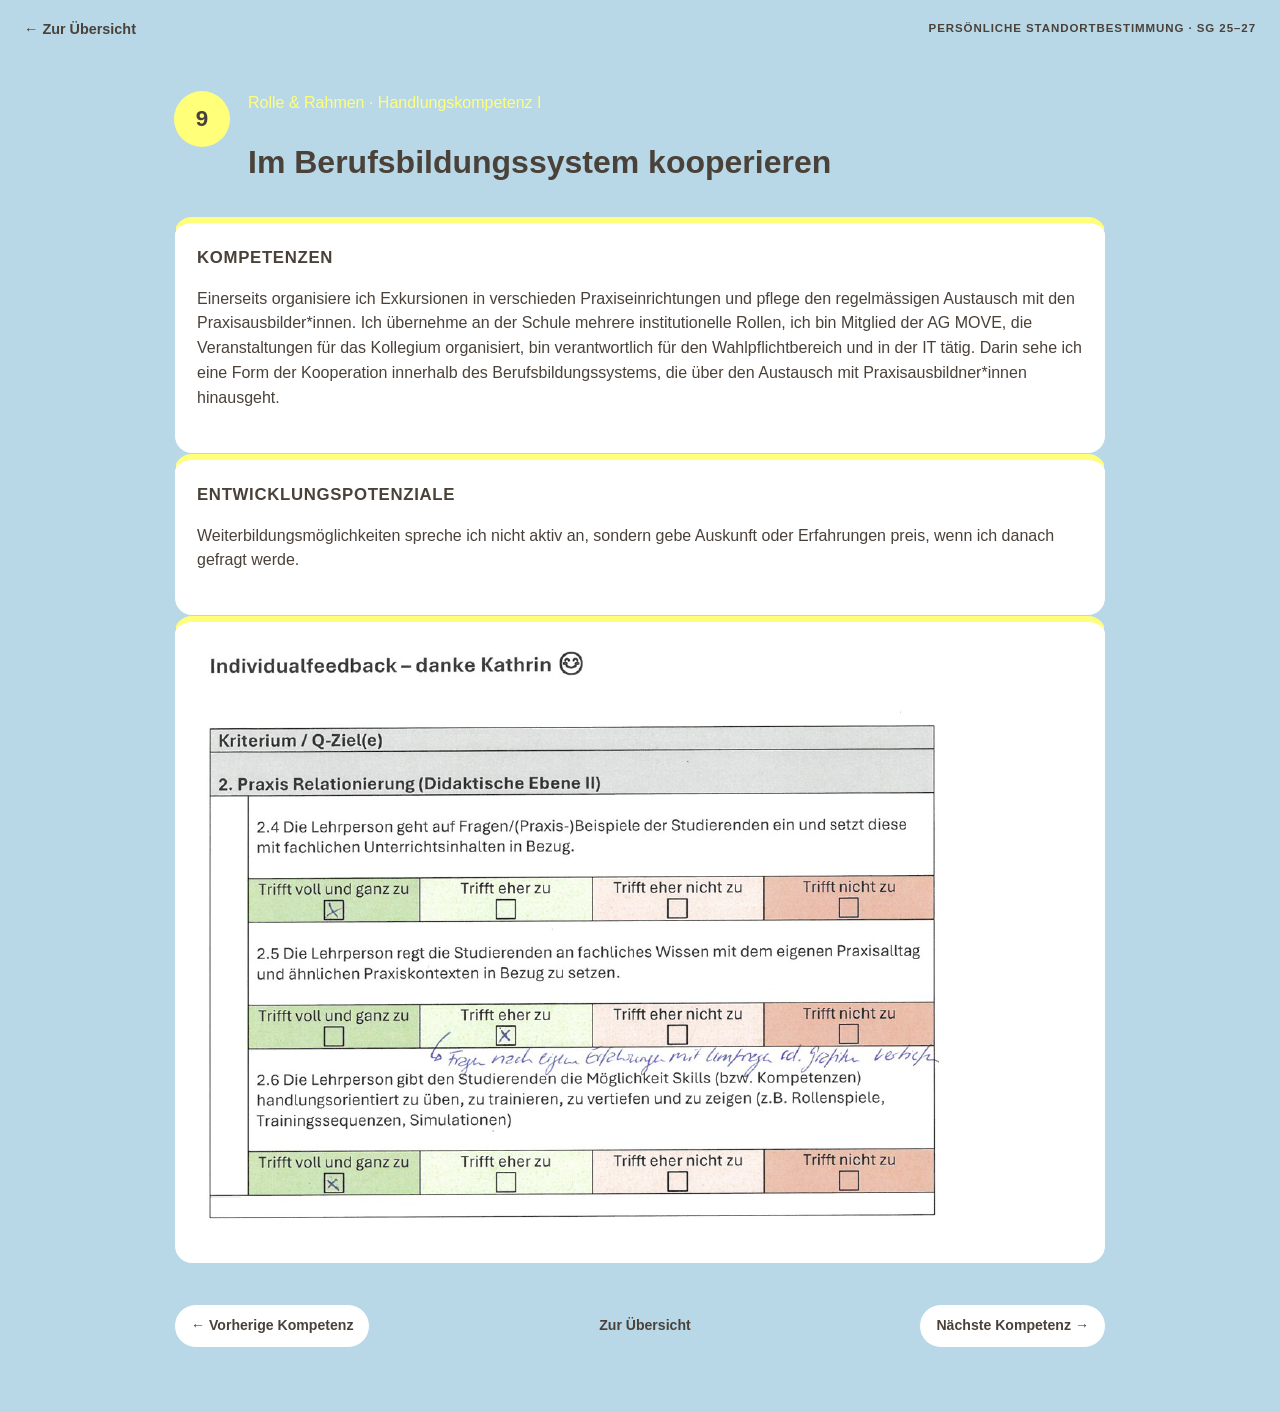
<file: kompetenz-09.html>
<!DOCTYPE html>
<html lang="de">
<head>
<meta charset="UTF-8">
<meta name="viewport" content="width=device-width, initial-scale=1.0">
<title>Im Berufsbildungssystem kooperieren – Persönliche Standortbestimmung</title>
<link rel="stylesheet" href="style.css">
</head>
<body>
<div class="top-bar">
  <a class="back-link" href="index.html">&larr; Zur Übersicht</a>
  <span class="eyebrow">Persönliche Standortbestimmung · SG 25–27</span>
</div>
<div class="wrap">

<div class="detail-header">
  <span class="num-badge" style="background:var(--rolle)">9</span>
  <div>
    <span class="group-label" style="color:var(--rolle)">Rolle & Rahmen · Handlungskompetenz I</span>
    <h1>Im Berufsbildungssystem kooperieren</h1>
  </div>
</div>

<div class="columns">
  <div class="col rolle">
    <h2>Kompetenzen</h2>
    <!-- PLATZHALTER TEXT: Hier eigene Kompetenzen zu "Im Berufsbildungssystem kooperieren" eintragen -->
    <div><p>Einerseits organisiere ich Exkursionen in verschieden Praxiseinrichtungen und pflege den regelmässigen Austausch mit den Praxisausbilder*innen. 
Ich übernehme an der Schule mehrere institutionelle Rollen, ich bin Mitglied der AG MOVE, die Veranstaltungen für das Kollegium organisiert, bin verantwortlich für den Wahlpflichtbereich und in der IT tätig. Darin sehe ich eine Form der Kooperation innerhalb des Berufsbildungssystems, die über den Austausch mit Praxisausbildner*innen hinausgeht. 
</p> </div>
    </div>
  <div class="col rolle">
    <h2>Entwicklungspotenziale</h2>
    <!-- PLATZHALTER TEXT: Hier eigene Entwicklungspotenziale zu "Im Berufsbildungssystem kooperieren" eintragen -->
    <div><p>Weiterbildungsmöglichkeiten spreche ich nicht aktiv an, sondern gebe Auskunft oder Erfahrungen preis, wenn ich danach gefragt werde.</p> </div>
</div>
  <div class="col rolle">
    <img src="Screenshot 2026-07-21 124249.png">
  </div>

<div class="page-nav">
  <a href="kompetenz-08.html">&larr; Vorherige Kompetenz</a>
  <a class="to-overview" href="index.html">Zur Übersicht</a>
  <a href="kompetenz-10.html">Nächste Kompetenz &rarr;</a>
</div>
</div>
</body>
</html>
</file>
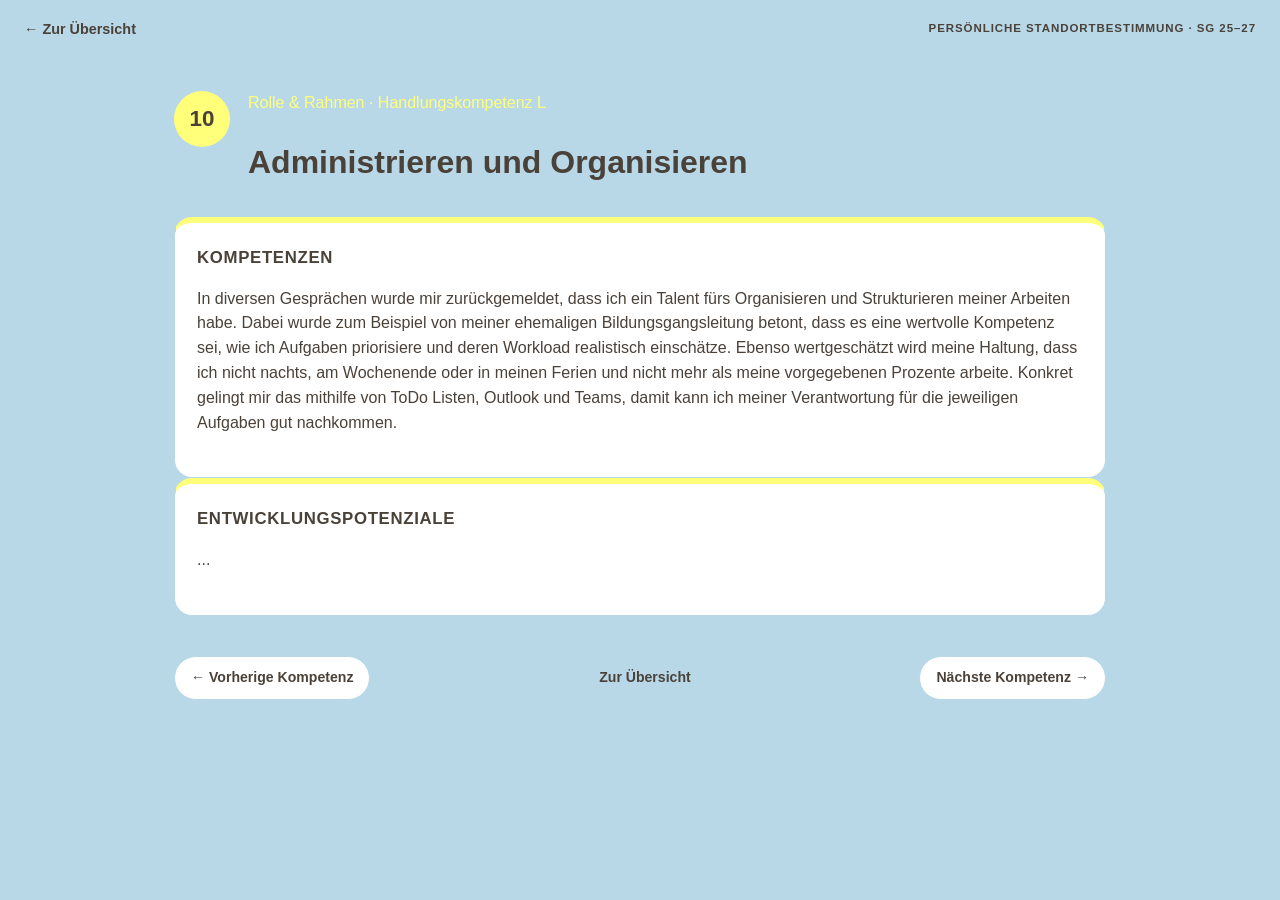
<file: kompetenz-10.html>
<!DOCTYPE html>
<html lang="de">
<head>
<meta charset="UTF-8">
<meta name="viewport" content="width=device-width, initial-scale=1.0">
<title>Administrieren und Organisieren – Persönliche Standortbestimmung</title>
<link rel="stylesheet" href="style.css">
</head>
<body>
<div class="top-bar">
  <a class="back-link" href="index.html">&larr; Zur Übersicht</a>
  <span class="eyebrow">Persönliche Standortbestimmung · SG 25–27</span>
</div>
<div class="wrap">

<div class="detail-header">
  <span class="num-badge" style="background:var(--rolle)">10</span>
  <div>
    <span class="group-label" style="color:var(--rolle)">Rolle & Rahmen · Handlungskompetenz L</span>
    <h1>Administrieren und Organisieren</h1>
  </div>
</div>

<div class="columns">
  <div class="col rolle">
    <h2>Kompetenzen</h2>
    <!-- PLATZHALTER TEXT: Hier eigene Kompetenzen zu "Administrieren und Organisieren" eintragen -->
    <div><p>In diversen Gesprächen wurde mir zurückgemeldet, dass ich ein Talent fürs Organisieren und Strukturieren meiner Arbeiten habe. Dabei wurde zum Beispiel von meiner ehemaligen Bildungsgangsleitung betont, dass es eine wertvolle Kompetenz sei, wie ich Aufgaben priorisiere und deren Workload realistisch einschätze. Ebenso wertgeschätzt wird meine Haltung, dass ich nicht nachts, am Wochenende oder in meinen Ferien und nicht mehr als meine vorgegebenen Prozente arbeite. 
Konkret gelingt mir das mithilfe von ToDo Listen, Outlook und Teams, damit kann ich meiner Verantwortung für die jeweiligen Aufgaben gut nachkommen.
</p></div>
  </div>
  <div class="col rolle">
    <h2>Entwicklungspotenziale</h2>
    <!-- PLATZHALTER TEXT: Hier eigene Entwicklungspotenziale zu "Administrieren und Organisieren" eintragen -->
    <div><p>...</p></div>
</div>

<div class="page-nav">
  <a href="kompetenz-09.html">&larr; Vorherige Kompetenz</a>
  <a class="to-overview" href="index.html">Zur Übersicht</a>
  <a href="kompetenz-11.html">Nächste Kompetenz &rarr;</a>
</div>
</div>
</body>
</html>
</file>
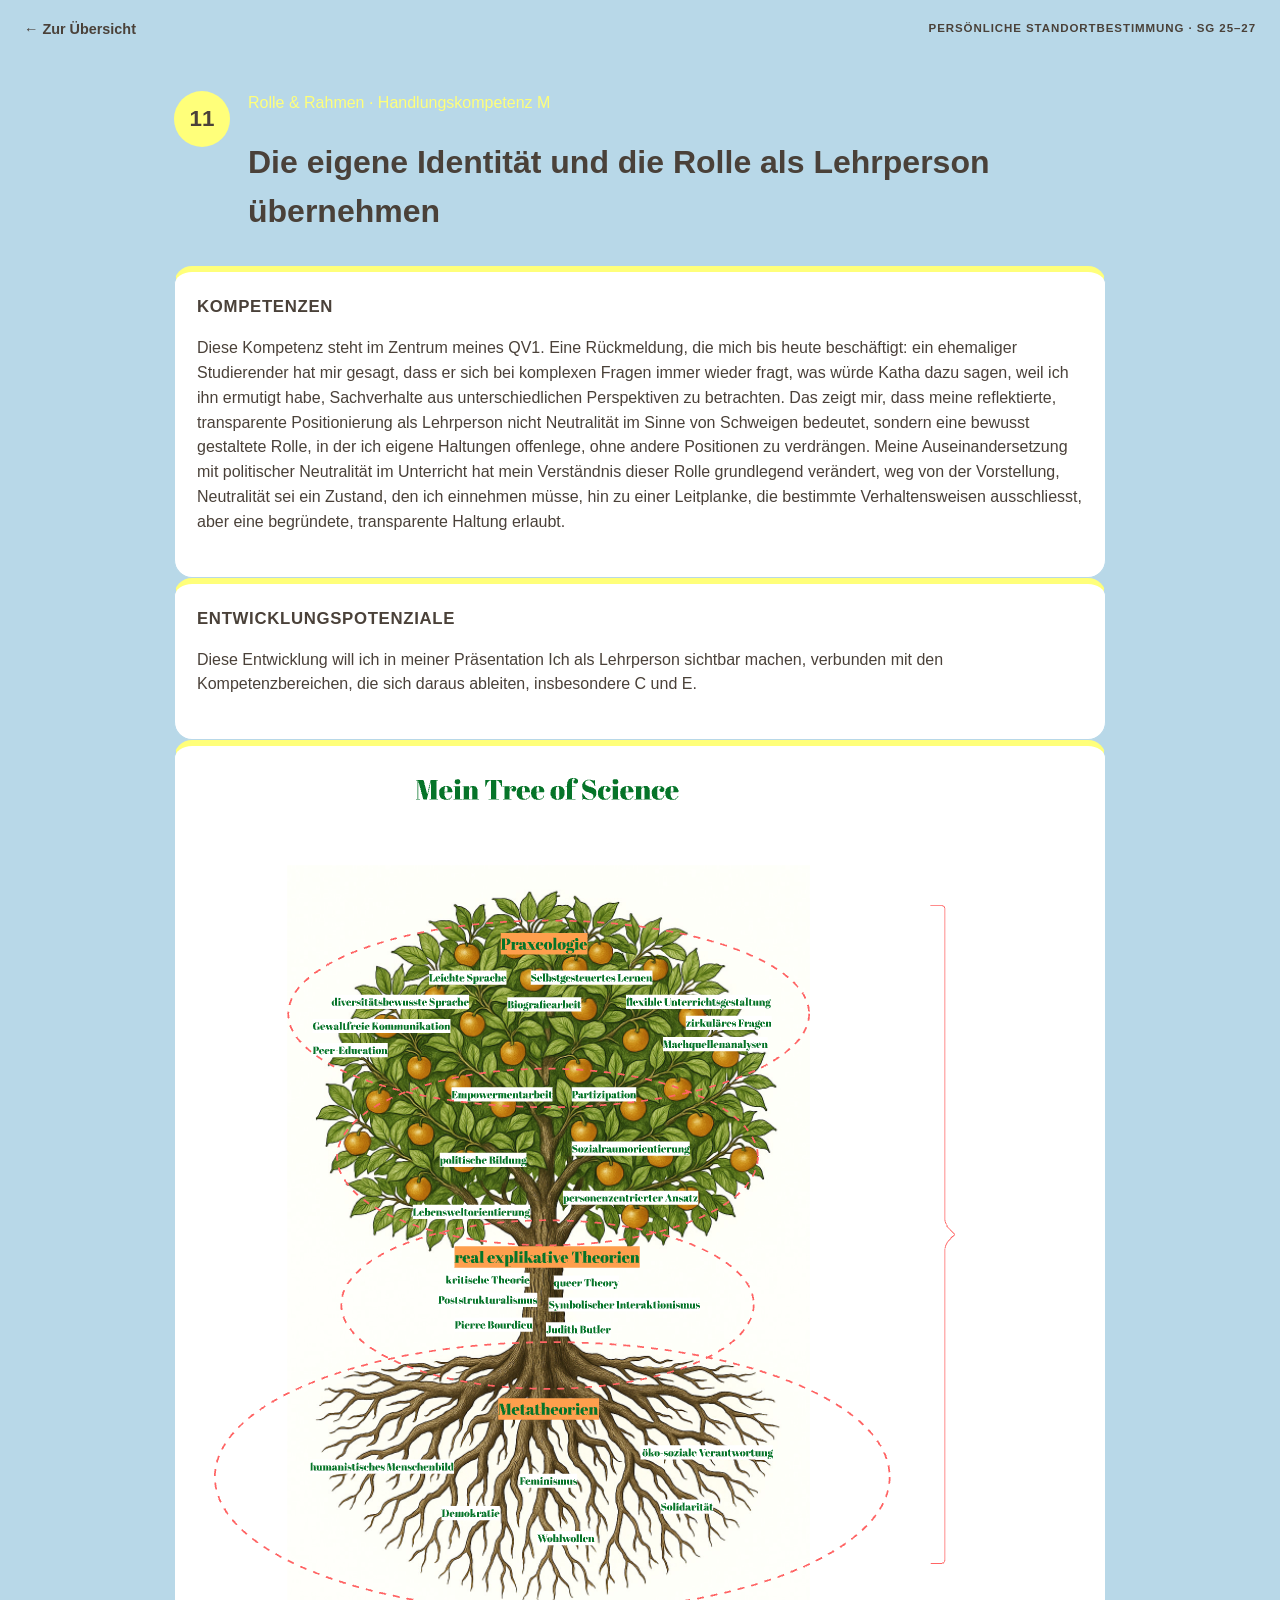
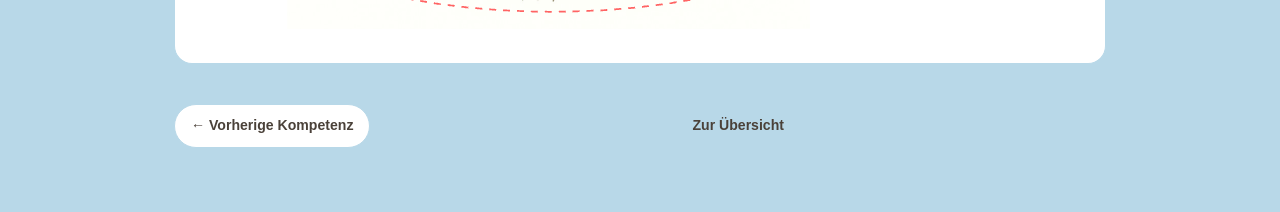
<file: kompetenz-11.html>
<!DOCTYPE html>
<html lang="de">
<head>
<meta charset="UTF-8">
<meta name="viewport" content="width=device-width, initial-scale=1.0">
<title>Die eigene Identität und die Rolle als Lehrperson übernehmen – Persönliche Standortbestimmung</title>
<link rel="stylesheet" href="style.css">
</head>
<body>
<div class="top-bar">
  <a class="back-link" href="index.html">&larr; Zur Übersicht</a>
  <span class="eyebrow">Persönliche Standortbestimmung · SG 25–27</span>
</div>
<div class="wrap">

<div class="detail-header">
  <span class="num-badge" style="background:var(--rolle)">11</span>
  <div>
    <span class="group-label" style="color:var(--rolle)">Rolle & Rahmen · Handlungskompetenz M</span>
    <h1>Die eigene Identität und die Rolle als Lehrperson übernehmen</h1>
  </div>
</div>

<div class="columns">
  <div class="col rolle">
    <h2>Kompetenzen</h2>
    <!-- PLATZHALTER TEXT: Hier eigene Kompetenzen zu "Unterricht planen" eintragen -->
    <div><p>Diese Kompetenz steht im Zentrum meines QV1. Eine Rückmeldung, die mich bis heute beschäftigt: ein ehemaliger Studierender hat mir gesagt, dass er sich bei komplexen Fragen immer wieder fragt, was würde Katha dazu sagen, weil ich ihn ermutigt habe, Sachverhalte aus unterschiedlichen Perspektiven zu betrachten. Das zeigt mir, dass meine reflektierte, transparente Positionierung als Lehrperson nicht Neutralität im Sinne von Schweigen bedeutet, sondern eine bewusst gestaltete Rolle, in der ich eigene Haltungen offenlege, ohne andere Positionen zu verdrängen.
Meine Auseinandersetzung mit politischer Neutralität im Unterricht hat mein Verständnis dieser Rolle grundlegend verändert, weg von der Vorstellung, Neutralität sei ein Zustand, den ich einnehmen müsse, hin zu einer Leitplanke, die bestimmte Verhaltensweisen ausschliesst, aber eine begründete, transparente Haltung erlaubt. 
</p></div>
  </div>
  <div class="col rolle">
    <h2>Entwicklungspotenziale</h2>
    <!-- PLATZHALTER TEXT: Hier eigene Entwicklungspotenziale zu "Unterricht planen" eintragen -->
    <div><p>Diese Entwicklung will ich in meiner Präsentation Ich als Lehrperson sichtbar machen, verbunden mit den Kompetenzbereichen, die sich daraus ableiten, insbesondere C und E.</p></div>
    </div>
  <div class="col rolle">
    <img src="Screenshot 2026-06-24 094623.png">
  </div>
</div>

<div class="page-nav">
  <a href="kompetenz-10.html">&larr; Vorherige Kompetenz</a>
  <a class="to-overview" href="index.html">Zur Übersicht</a>
  <span></span>
</div>
</div>
</body>
</html>
</file>
<file: style.css>
/* ============================================================
   Persönliche Standortbestimmung – SDS Magglingen 2026
   Farbschema orientiert sich am Plakat "Persönliche Standortbestimmung"
   ============================================================ */

:root {
  --cream: #b8d8e8;
  --cream-dark: #b8d8e8;
  --ink: #4a4139;
  --ink-soft: #4a4139;

  --gestalten: #ffa3b4;
  --gestalten-tint: #ffb6c1;
  --gestalten-tint-soft: #ffd0db;

  --begleiten: #b7d5ac;
  --begleiten-tint: #b7d5ac;
  --begleiten-tint-soft: #b9d1b0;

  --rolle: #ffff7a;
  --rolle-tint: #ffff7a;
  --rolle-tint-soft: #ffffde;

  --radius: 18px;
  --max-width: 980px;
}

* { box-sizing: border-box; }

html { scroll-behavior: smooth; }

body {
  margin: 0;
  font-family: "Work Sans", "Segoe UI", Arial, sans-serif;
  background: var(--cream);
  color: var(--ink);
  line-height: 1.55;
}

a { color: inherit; }

.wrap {
  max-width: var(--max-width);
  margin: 0 auto;
  padding: 32px 24px 64px;
}

/* --- Kopfbereich (gemeinsam) --- */

.top-bar {
  display: flex;
  align-items: center;
  justify-content: space-between;
  gap: 16px;
  padding: 18px 24px;
  border-bottom: 1px solid var(--cream-dark);
}

.top-bar .back-link {
  text-decoration: none;
  font-size: 0.9rem;
  font-weight: 600;
  color: var(--ink-soft);
  display: inline-flex;
  align-items: center;
  gap: 6px;
}

.top-bar .back-link:hover { color: var(--ink); }

.eyebrow {
  text-transform: uppercase;
  letter-spacing: 0.08em;
  font-size: 0.72rem;
  font-weight: 700;
  color: var(--ink-soft);
}

/* --- Übersicht (index.html) --- */

.hero {
  text-align: left;
  padding: 8px 0 32px;
  border-bottom: 1px solid var(--cream-dark);
  margin-bottom: 36px;
}

.hero h1 {
  font-size: clamp(1.8rem, 4vw, 2.6rem);
  margin: 8px 0 6px;
}

.hero p.subtitle {
  color: var(--ink-soft);
  margin: 0;
  font-size: 1rem;
}

.legend {
  display: flex;
  flex-wrap: wrap;
  gap: 10px;
  margin-top: 20px;
}

.legend-item {
  display: inline-flex;
  align-items: center;
  gap: 8px;
  padding: 6px 14px;
  border-radius: 999px;
  font-size: 0.82rem;
  font-weight: 600;
}

.legend-dot {
  width: 10px;
  height: 10px;
  border-radius: 50%;
  display: inline-block;
}

.legend-item.gestalten { background: var(--gestalten-tint-soft); color: #7a4527; }
.legend-item.gestalten .legend-dot { background: var(--gestalten); }
.legend-item.begleiten { background: var(--begleiten-tint-soft); color: #285c4e; }
.legend-item.begleiten .legend-dot { background: var(--begleiten); }
.legend-item.rolle { background: var(--rolle-tint-soft); color: #423f66; }
.legend-item.rolle .legend-dot { background: var(--rolle); }

.group-section { margin-bottom: 40px; }

.group-heading {
  display: flex;
  align-items: center;
  gap: 10px;
  margin-bottom: 16px;
}

.group-heading .legend-dot { width: 12px; height: 12px; }

.group-heading h2 {
  font-size: 1.1rem;
  margin: 0;
  letter-spacing: 0.01em;
}

.card-grid {
  display: grid;
  grid-template-columns: repeat(auto-fit, minmax(220px, 1fr));
  gap: 16px;
}

.card {
  display: block;
  text-decoration: none;
  color: var(--ink);
  background: #fff;
  border-radius: var(--radius);
  padding: 22px 20px;
  border: 1px solid var(--cream-dark);
  transition: transform 0.15s ease, box-shadow 0.15s ease;
  position: relative;
}

.card:hover {
  transform: translateY(-3px);
  box-shadow: 0 10px 24px rgba(38, 32, 25, 0.08);
}

.card .num {
  display: inline-flex;
  align-items: center;
  justify-content: center;
  width: 34px;
  height: 34px;
  border-radius: 50%;
  color: #4a4139;
  font-weight: 700;
  font-size: 0.95rem;
  margin-bottom: 14px;
}

.card.gestalten .num { background: var(--gestalten); }
.card.begleiten .num { background: var(--begleiten); }
.card.rolle .num { background: var(--rolle); }

.card h3 {
  margin: 0 0 4px;
  font-size: 1.05rem;
}

.card .letter {
  font-size: 0.78rem;
  color: var(--ink-soft);
  font-weight: 600;
}

.outlook-box {
  margin-top: 40px;
  background: var(--ink);
  color: var(--cream);
  border-radius: var(--radius);
  padding: 26px 24px;
}

.outlook-box .eyebrow { color: var(--cream-dark); }
.outlook-box h2 { margin: 6px 0 10px; font-size: 1.2rem; }
.outlook-box p { margin: 0; color: #d8d0c1; font-size: 0.92rem; }

.footer-links {
  margin-top: 44px;
  display: flex;
  gap: 20px;
  flex-wrap: wrap;
  font-size: 0.85rem;
}

.footer-links a { font-weight: 600; text-decoration: none; border-bottom: 2px solid currentColor; }

/* --- Detailseite pro Handlungskompetenz --- */

.detail-header {
  display: flex;
  align-items: flex-start;
  gap: 18px;
  margin-bottom: 8px;
}

.detail-header .num-badge {
  flex: none;
  width: 56px;
  height: 56px;
  border-radius: 50%;
  display: flex;
  align-items: center;
  justify-content: center;
  color: #4a4139;
  font-size: 1.4rem;
  font-weight: 700;

}

@media (max-width: 720px) {
  .columns { grid-template-columns: 1fr; }
}

.col {
  background: #fff;
  border-radius: var(--radius);
  padding: 22px 22px 26px;
  border: 1px solid var(--cream-dark);
  border-top: 6px solid transparent;
}

.col h2 {
  margin: 0 0 14px;
  font-size: 1.05rem;
  text-transform: uppercase;
  letter-spacing: 0.04em;
}

.col.gestalten { border-top-color: var(--gestalten); }
.col.begleiten { border-top-color: var(--begleiten); }
.col.rolle { border-top-color: var(--rolle); }

/* Platzhalter-Textfeld: hier trägt die Nutzerin/der Nutzer später eigenen Text ein */
.placeholder-text {
  min-height: 160px;
  padding: 12px 14px;
  border: 1.5px dashed #c9c0ac;
  border-radius: 10px;
  color: #8a8072;
  font-size: 0.92rem;
  background: var(--cream);
}

.placeholder-text[contenteditable="true"]:focus {
  outline: 2px solid var(--ink-soft);
  color: var(--ink);
}

/* Platzhalter-Bildfeld: hier kann später ein <img> eingesetzt werden */
.placeholder-image {
  margin-top: 14px;
  aspect-ratio: 16 / 9;
  border-radius: 10px;
  border: 1.5px dashed #c9c0ac;
  background: var(--cream);
  display: flex;
  align-items: center;
  justify-content: center;
  color: #8a8072;
  font-size: 0.8rem;
  text-align: center;
  padding: 10px;
}

.page-nav {
  display: flex;
  justify-content: space-between;
  align-items: center;
  margin-top: 40px;
  gap: 12px;
  flex-wrap: wrap;
}

.page-nav a {
  text-decoration: none;
  font-weight: 600;
  font-size: 0.88rem;
  padding: 10px 16px;
  border-radius: 999px;
  border: 1px solid var(--cream-dark);
  background: #fff;
}

.page-nav a:hover { background: var(--cream-dark); }

.page-nav .to-overview {
  border: none;
  background: none;
  padding: 0;
  color: var(--ink-soft);
}

@media print {
  .top-bar, .no-print { display: none !important; }
  body { background: #fff; }
}
</file>
